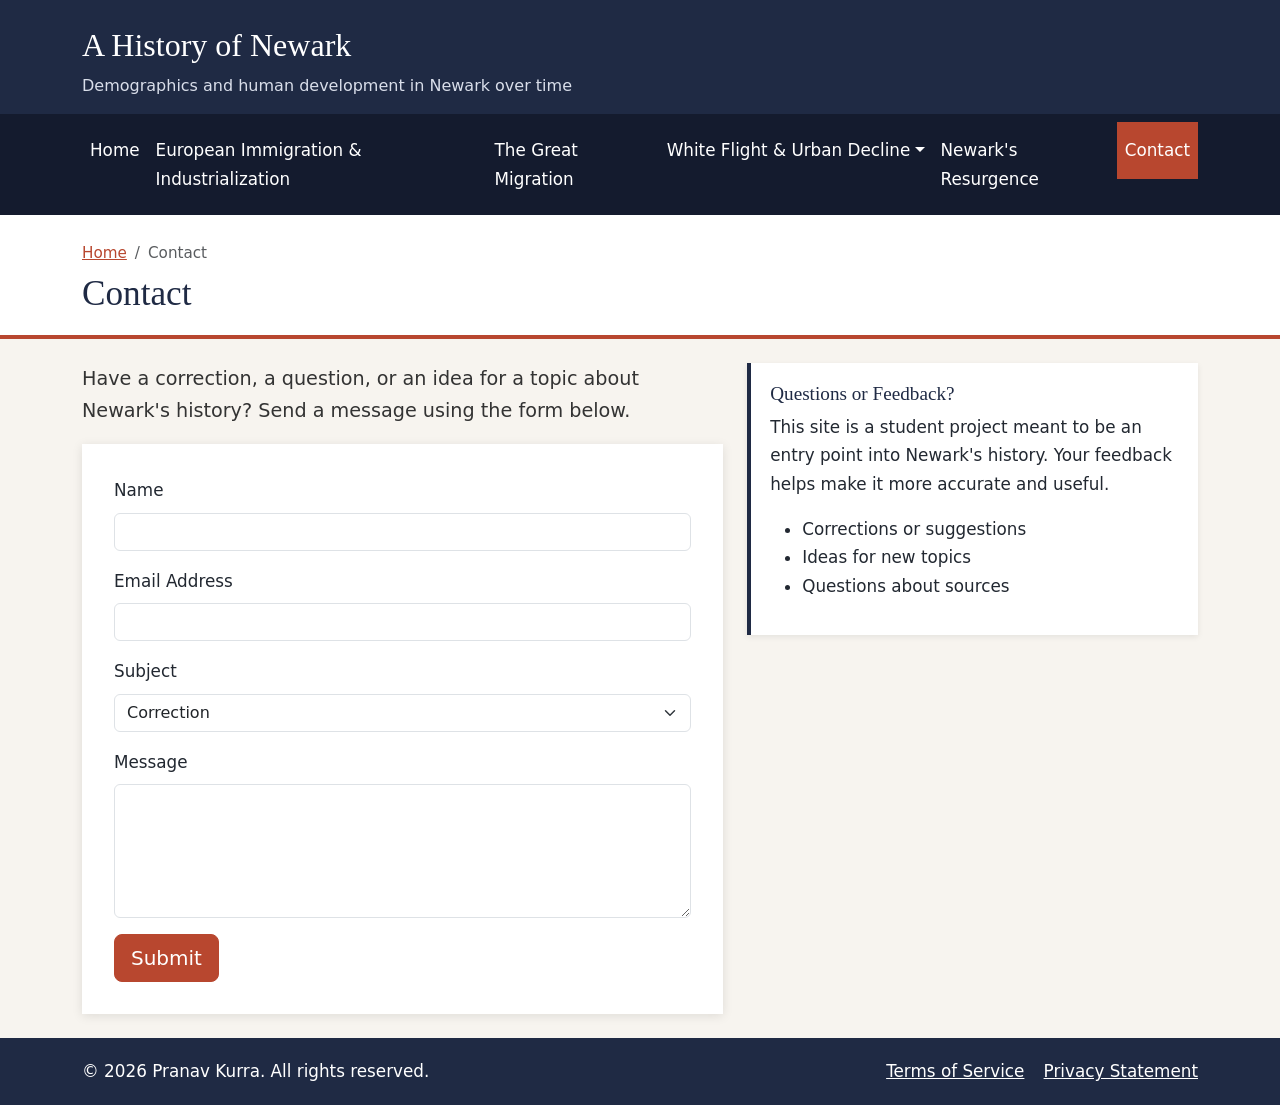
<file: contact.html>
<!DOCTYPE html>
<!-- DEVELOPER: Pranav Kurra, IS117-001, Fall 2026 -->
<html lang="en">
<head>
  <meta charset="utf-8">
  <meta name="viewport" content="width=device-width, initial-scale=1">
  <title>Contact | A History of Newark</title>
  <link href="https://cdn.jsdelivr.net/npm/bootstrap@5.3.3/dist/css/bootstrap.min.css" rel="stylesheet">
  <link href="styles/style.css" rel="stylesheet">
</head>
<body class="d-flex flex-column min-vh-100">
  <header class="site-header">
    <div class="container">
      <p class="brand-title">A History of Newark</p>
      <p class="brand-tag">Demographics and human development in Newark over time</p>
    </div>
  </header>
  <nav class="navbar navbar-expand-lg site-nav" aria-label="Main navigation">
    <div class="container">
      <button class="navbar-toggler" type="button" data-bs-toggle="collapse" data-bs-target="#mainNav" aria-controls="mainNav" aria-expanded="false" aria-label="Toggle navigation">
        <span class="navbar-toggler-icon"></span>
      </button>
      <div class="collapse navbar-collapse" id="mainNav">
        <ul class="navbar-nav">
          <li class="nav-item"><a class="nav-link" href="index.html">Home</a></li>
          <li class="nav-item"><a class="nav-link" href="european-immigration.html">European Immigration &amp; Industrialization</a></li>
          <li class="nav-item"><a class="nav-link" href="great-migration.html">The Great Migration</a></li>
          <li class="nav-item dropdown">
            <a class="nav-link dropdown-toggle" href="#" id="flightMenu" role="button" data-bs-toggle="dropdown" aria-expanded="false">White Flight &amp; Urban Decline</a>
            <ul class="dropdown-menu" aria-labelledby="flightMenu">
              <li><a class="dropdown-item" href="white-flight.html">White Flight &amp; Urban Decline (Overview)</a></li>
              <li><hr class="dropdown-divider"></li>
              <li><a class="dropdown-item" href="uprising.html">The 1967 Newark Uprising</a></li>
            </ul></li>
          <li class="nav-item"><a class="nav-link" href="resurgence.html">Newark's Resurgence</a></li>
          <li class="nav-item"><a class="nav-link active" href="contact.html" aria-current="page">Contact</a></li>
        </ul>
      </div>
    </div>
  </nav>
  <div class="page-banner"><div class="container">
    <nav aria-label="breadcrumb"><ol class="breadcrumb"><li class="breadcrumb-item"><a href="index.html">Home</a></li><li class="breadcrumb-item active" aria-current="page">Contact</li></ol></nav>
    <h1>Contact</h1></div></div>
  <div class="container my-4">
    <div class="row g-4">
      <div class="col-lg-7">
        <p class="lead-p">Have a correction, a question, or an idea for a topic about Newark's history? Send a message using the form below.</p>
        <div class="form-card">
          <div id="thanks" class="alert alert-success d-none" role="alert">Thank you! Your message has been received.</div>
          <form onsubmit="event.preventDefault(); document.getElementById('thanks').classList.remove('d-none'); this.reset();">
            <div class="mb-3"><label for="name" class="form-label">Name</label><input type="text" class="form-control" id="name" name="name" required></div>
            <div class="mb-3"><label for="email" class="form-label">Email Address</label><input type="email" class="form-control" id="email" name="email" required></div>
            <div class="mb-3"><label for="subject" class="form-label">Subject</label>
              <select class="form-select" id="subject" name="subject"><option>Correction</option><option>Question</option><option>Topic suggestion</option><option>Other</option></select></div>
            <div class="mb-3"><label for="message" class="form-label">Message</label><textarea class="form-control" id="message" name="message" rows="5" required></textarea></div>
            <button type="submit" class="btn btn-brick btn-lg">Submit</button>
          </form>
        </div>
      </div>
      <aside class="col-lg-5">
        <div class="side-box"><h3>Questions or Feedback?</h3>
          <p>This site is a student project meant to be an entry point into Newark's history. Your feedback helps make it more accurate and useful.</p>
          <ul><li>Corrections or suggestions</li><li>Ideas for new topics</li><li>Questions about sources</li></ul></div>
      </aside>
    </div>
  </div>
  <footer class="site-footer mt-auto">
    <div class="container d-md-flex justify-content-between align-items-center">
      <span>&copy; 2026 Pranav Kurra. All rights reserved.</span>
      <span><a href="terms.html">Terms of Service</a><a href="privacy.html">Privacy Statement</a></span>
    </div>
  </footer>
  <script src="https://cdn.jsdelivr.net/npm/bootstrap@5.3.3/dist/js/bootstrap.bundle.min.js"></script>
</body>
</html>
</file>
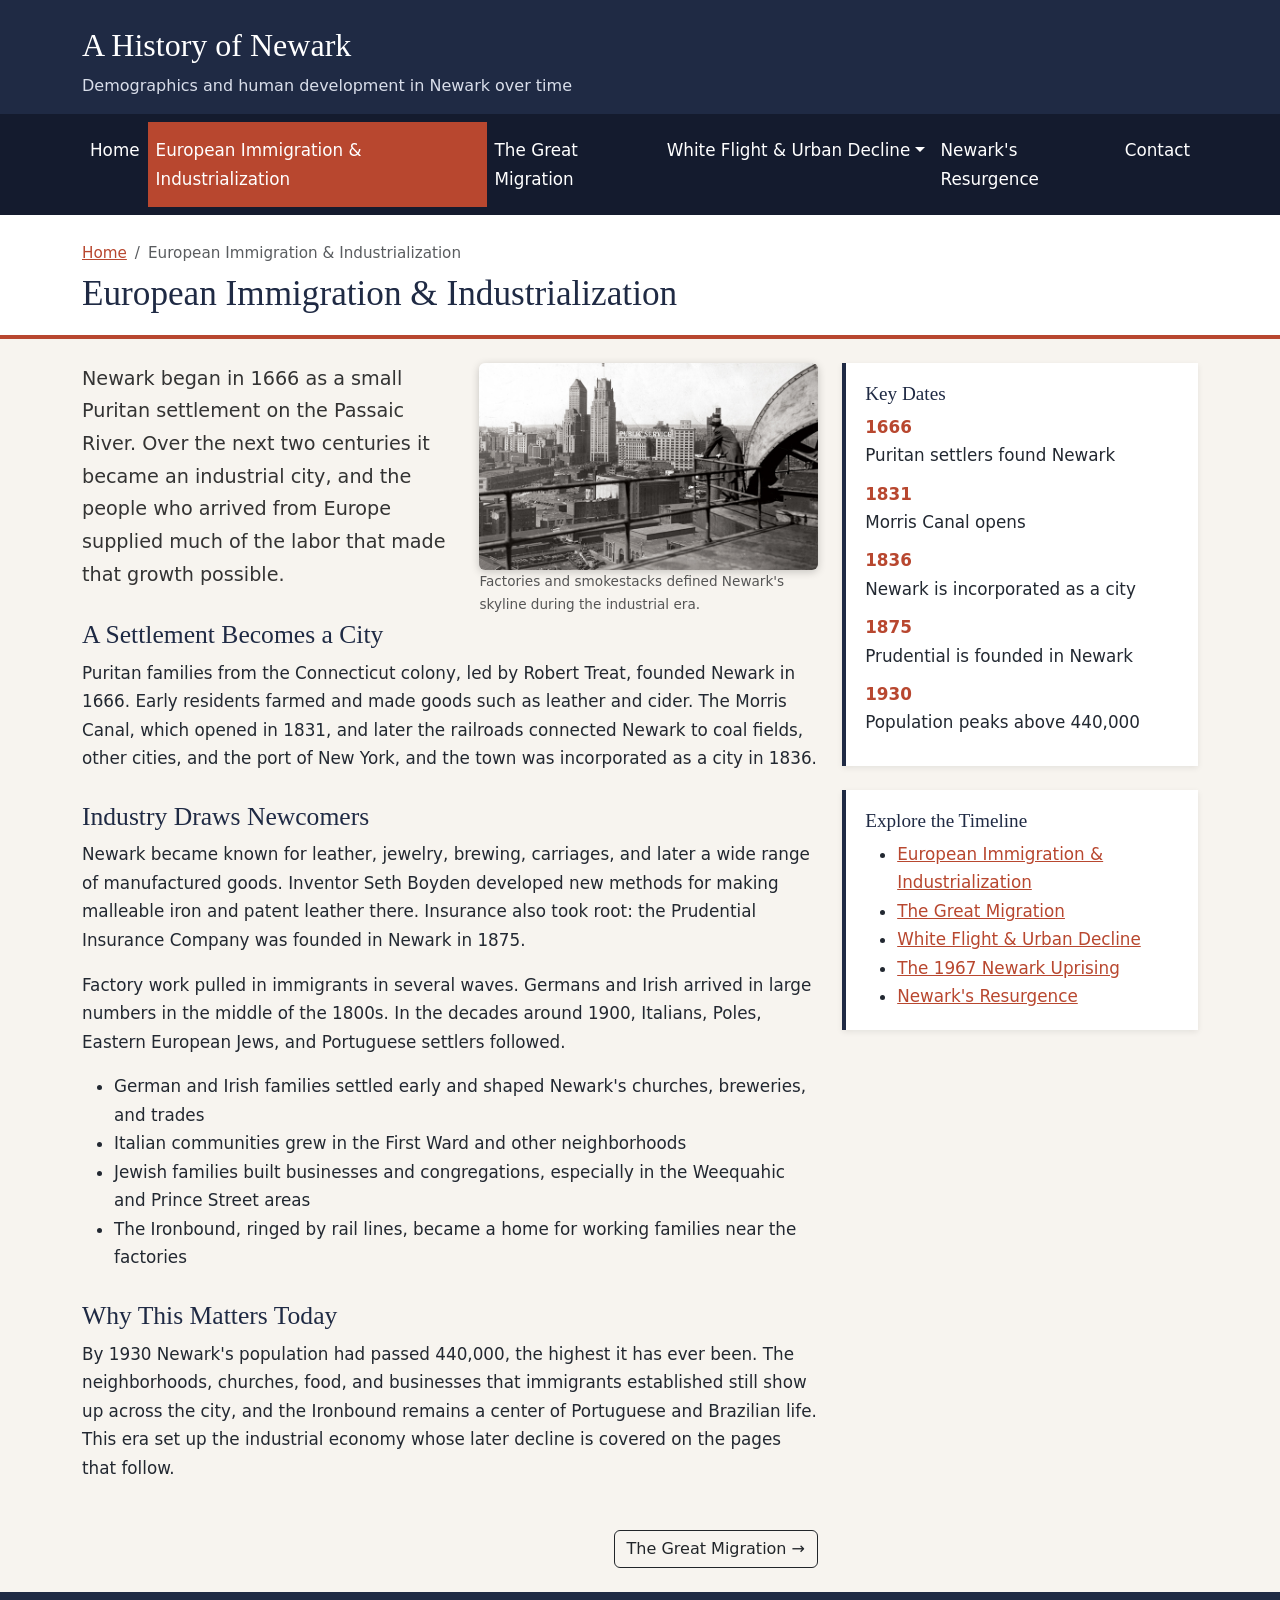
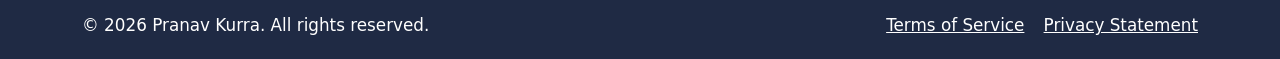
<file: european-immigration.html>
<!DOCTYPE html>
<!-- DEVELOPER: Pranav Kurra, IS117-001, Fall 2026 -->
<html lang="en">
<head>
  <meta charset="utf-8">
  <meta name="viewport" content="width=device-width, initial-scale=1">
  <title>European Immigration &amp; Industrialization | A History of Newark</title>
  <link href="https://cdn.jsdelivr.net/npm/bootstrap@5.3.3/dist/css/bootstrap.min.css" rel="stylesheet">
  <link href="styles/style.css" rel="stylesheet">
</head>
<body class="d-flex flex-column min-vh-100">
  <header class="site-header">
    <div class="container">
      <p class="brand-title">A History of Newark</p>
      <p class="brand-tag">Demographics and human development in Newark over time</p>
    </div>
  </header>
  <nav class="navbar navbar-expand-lg site-nav" aria-label="Main navigation">
    <div class="container">
      <button class="navbar-toggler" type="button" data-bs-toggle="collapse" data-bs-target="#mainNav" aria-controls="mainNav" aria-expanded="false" aria-label="Toggle navigation">
        <span class="navbar-toggler-icon"></span>
      </button>
      <div class="collapse navbar-collapse" id="mainNav">
        <ul class="navbar-nav">
          <li class="nav-item"><a class="nav-link" href="index.html">Home</a></li>
          <li class="nav-item"><a class="nav-link active" href="european-immigration.html" aria-current="page">European Immigration &amp; Industrialization</a></li>
          <li class="nav-item"><a class="nav-link" href="great-migration.html">The Great Migration</a></li>
          <li class="nav-item dropdown">
            <a class="nav-link dropdown-toggle" href="#" id="flightMenu" role="button" data-bs-toggle="dropdown" aria-expanded="false">White Flight &amp; Urban Decline</a>
            <ul class="dropdown-menu" aria-labelledby="flightMenu">
              <li><a class="dropdown-item" href="white-flight.html">White Flight &amp; Urban Decline (Overview)</a></li>
              <li><hr class="dropdown-divider"></li>
              <li><a class="dropdown-item" href="uprising.html">The 1967 Newark Uprising</a></li>
            </ul></li>
          <li class="nav-item"><a class="nav-link" href="resurgence.html">Newark's Resurgence</a></li>
          <li class="nav-item"><a class="nav-link" href="contact.html">Contact</a></li>
        </ul>
      </div>
    </div>
  </nav>
  <div class="page-banner">
    <div class="container">
      <nav aria-label="breadcrumb"><ol class="breadcrumb"><li class="breadcrumb-item"><a href="index.html">Home</a></li><li class="breadcrumb-item active" aria-current="page">European Immigration &amp; Industrialization</li></ol></nav>
      <h1>European Immigration &amp; Industrialization</h1>
    </div>
  </div>
  <div class="container my-4">
    <div class="row g-4">
      <main class="col-lg-8">
        <figure class="float-md-end ms-md-4 mb-3 page-img-wrap">
          <img src="images/immigration.jpg" class="img-fluid rounded page-img" alt="Factory skyline with person viewing from high up">
          <figcaption class="caption">Factories and smokestacks defined Newark's skyline during the industrial era.</figcaption>
        </figure>
        <p class="lead-p">Newark began in 1666 as a small Puritan settlement on the Passaic River. Over the next two centuries it became an industrial city, and the people who arrived from Europe supplied much of the labor that made that growth possible.</p>
<h2>A Settlement Becomes a City</h2>
<p>Puritan families from the Connecticut colony, led by Robert Treat, founded Newark in 1666. Early residents farmed and made goods such as leather and cider. The Morris Canal, which opened in 1831, and later the railroads connected Newark to coal fields, other cities, and the port of New York, and the town was incorporated as a city in 1836.</p>
<h2>Industry Draws Newcomers</h2>
<p>Newark became known for leather, jewelry, brewing, carriages, and later a wide range of manufactured goods. Inventor Seth Boyden developed new methods for making malleable iron and patent leather there. Insurance also took root: the Prudential Insurance Company was founded in Newark in 1875.</p>
<p>Factory work pulled in immigrants in several waves. Germans and Irish arrived in large numbers in the middle of the 1800s. In the decades around 1900, Italians, Poles, Eastern European Jews, and Portuguese settlers followed.</p>
<ul>
  <li>German and Irish families settled early and shaped Newark's churches, breweries, and trades</li>
  <li>Italian communities grew in the First Ward and other neighborhoods</li>
  <li>Jewish families built businesses and congregations, especially in the Weequahic and Prince Street areas</li>
  <li>The Ironbound, ringed by rail lines, became a home for working families near the factories</li>
</ul>
<h2>Why This Matters Today</h2>
<p>By 1930 Newark's population had passed 440,000, the highest it has ever been. The neighborhoods, churches, food, and businesses that immigrants established still show up across the city, and the Ironbound remains a center of Portuguese and Brazilian life. This era set up the industrial economy whose later decline is covered on the pages that follow.</p>

        <div class="d-flex justify-content-between mt-5"><span></span><a class="btn btn-outline-dark" href="great-migration.html">The Great Migration &rarr;</a></div>
      </main>
      <aside class="col-lg-4">
        <div class="side-box"><h3>Key Dates</h3><dl class="mb-0"><dt>1666</dt><dd>Puritan settlers found Newark</dd><dt>1831</dt><dd>Morris Canal opens</dd><dt>1836</dt><dd>Newark is incorporated as a city</dd><dt>1875</dt><dd>Prudential is founded in Newark</dd><dt>1930</dt><dd>Population peaks above 440,000</dd></dl></div>
        <div class="side-box"><h3>Explore the Timeline</h3><ul class="mb-0"><li><a href="european-immigration.html">European Immigration &amp; Industrialization</a></li><li><a href="great-migration.html">The Great Migration</a></li><li><a href="white-flight.html">White Flight &amp; Urban Decline</a></li><li><a href="uprising.html">The 1967 Newark Uprising</a></li><li><a href="resurgence.html">Newark's Resurgence</a></li></ul></div>
      </aside>
    </div>
  </div>
  <footer class="site-footer mt-auto">
    <div class="container d-md-flex justify-content-between align-items-center">
      <span>&copy; 2026 Pranav Kurra. All rights reserved.</span>
      <span><a href="terms.html">Terms of Service</a><a href="privacy.html">Privacy Statement</a></span>
    </div>
  </footer>
  <script src="https://cdn.jsdelivr.net/npm/bootstrap@5.3.3/dist/js/bootstrap.bundle.min.js"></script>
</body>
</html>
</file>
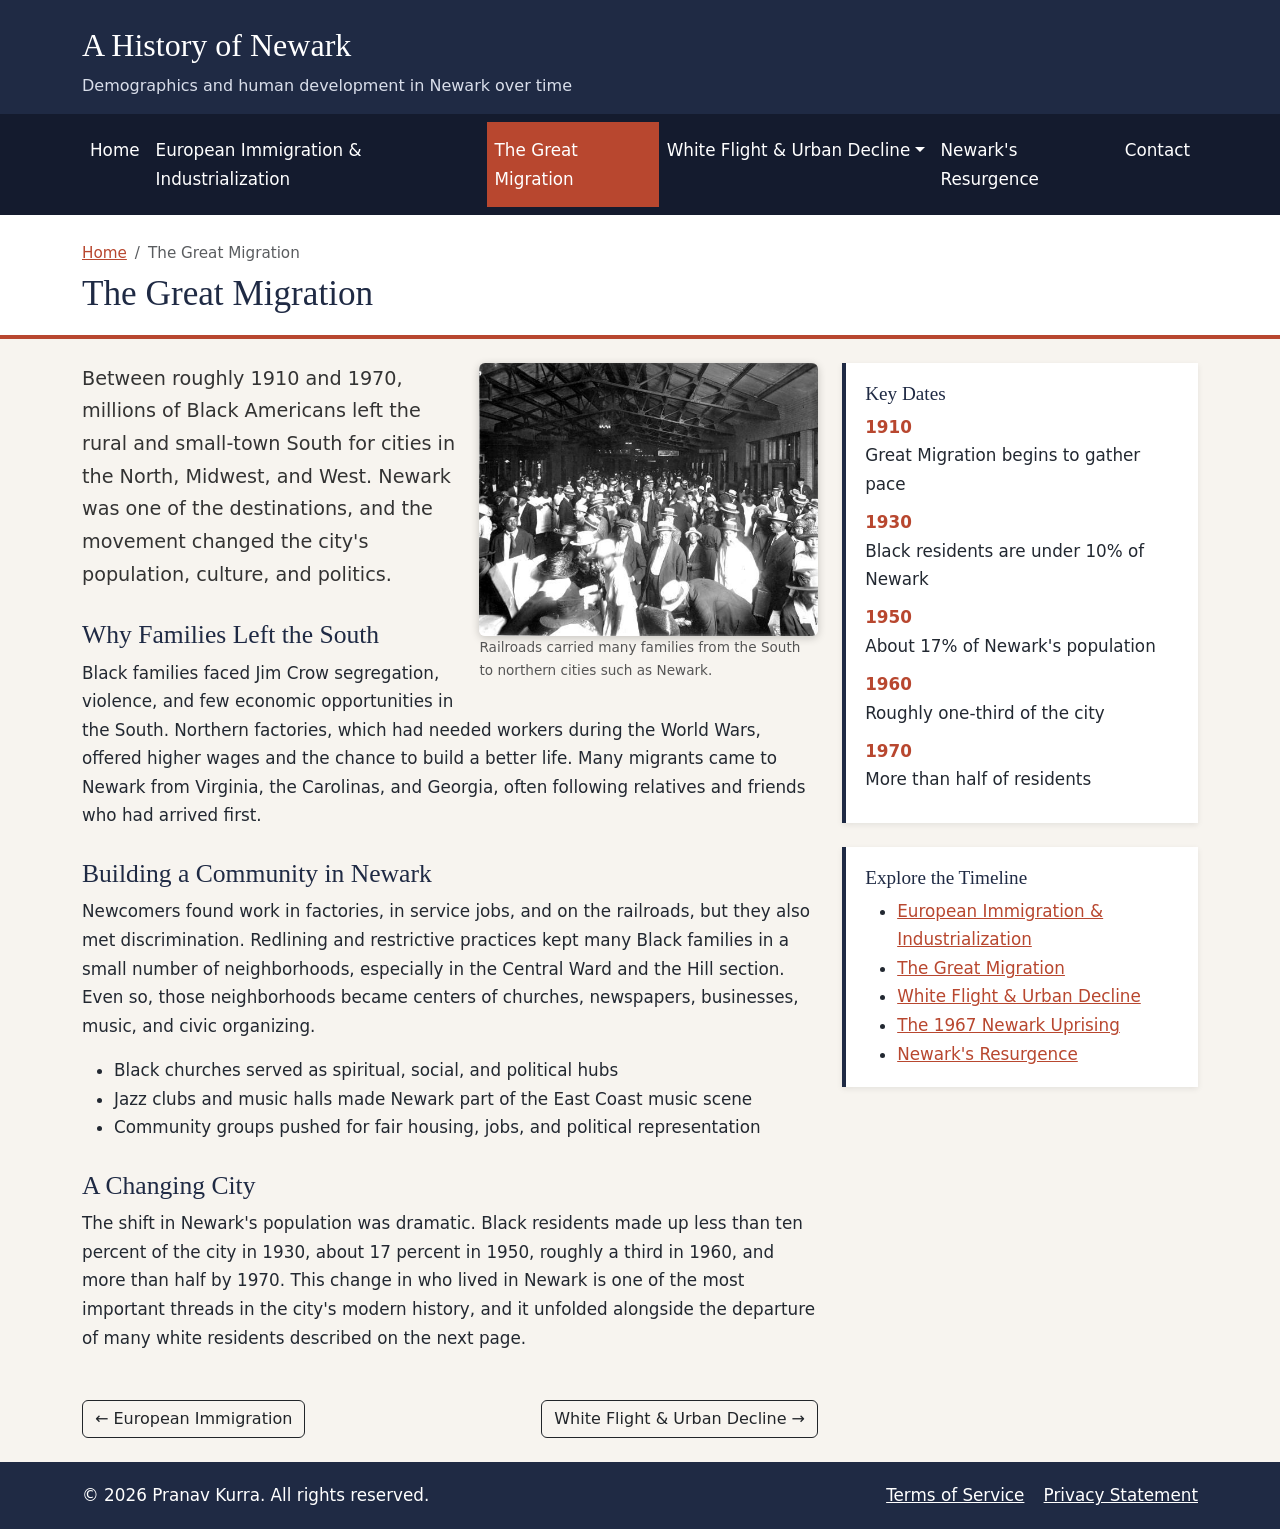
<file: great-migration.html>
<!DOCTYPE html>
<!-- DEVELOPER: Pranav Kurra, IS117-001, Fall 2026 -->
<html lang="en">
<head>
  <meta charset="utf-8">
  <meta name="viewport" content="width=device-width, initial-scale=1">
  <title>The Great Migration | A History of Newark</title>
  <link href="https://cdn.jsdelivr.net/npm/bootstrap@5.3.3/dist/css/bootstrap.min.css" rel="stylesheet">
  <link href="styles/style.css" rel="stylesheet">
</head>
<body class="d-flex flex-column min-vh-100">
  <header class="site-header">
    <div class="container">
      <p class="brand-title">A History of Newark</p>
      <p class="brand-tag">Demographics and human development in Newark over time</p>
    </div>
  </header>
  <nav class="navbar navbar-expand-lg site-nav" aria-label="Main navigation">
    <div class="container">
      <button class="navbar-toggler" type="button" data-bs-toggle="collapse" data-bs-target="#mainNav" aria-controls="mainNav" aria-expanded="false" aria-label="Toggle navigation">
        <span class="navbar-toggler-icon"></span>
      </button>
      <div class="collapse navbar-collapse" id="mainNav">
        <ul class="navbar-nav">
          <li class="nav-item"><a class="nav-link" href="index.html">Home</a></li>
          <li class="nav-item"><a class="nav-link" href="european-immigration.html">European Immigration &amp; Industrialization</a></li>
          <li class="nav-item"><a class="nav-link active" href="great-migration.html" aria-current="page">The Great Migration</a></li>
          <li class="nav-item dropdown">
            <a class="nav-link dropdown-toggle" href="#" id="flightMenu" role="button" data-bs-toggle="dropdown" aria-expanded="false">White Flight &amp; Urban Decline</a>
            <ul class="dropdown-menu" aria-labelledby="flightMenu">
              <li><a class="dropdown-item" href="white-flight.html">White Flight &amp; Urban Decline (Overview)</a></li>
              <li><hr class="dropdown-divider"></li>
              <li><a class="dropdown-item" href="uprising.html">The 1967 Newark Uprising</a></li>
            </ul></li>
          <li class="nav-item"><a class="nav-link" href="resurgence.html">Newark's Resurgence</a></li>
          <li class="nav-item"><a class="nav-link" href="contact.html">Contact</a></li>
        </ul>
      </div>
    </div>
  </nav>
  <div class="page-banner">
    <div class="container">
      <nav aria-label="breadcrumb"><ol class="breadcrumb"><li class="breadcrumb-item"><a href="index.html">Home</a></li><li class="breadcrumb-item active" aria-current="page">The Great Migration</li></ol></nav>
      <h1>The Great Migration</h1>
    </div>
  </div>
  <div class="container my-4">
    <div class="row g-4">
      <main class="col-lg-8">
        <figure class="float-md-end ms-md-4 mb-3 page-img-wrap">
          <img src="images/migration.jpg" class="img-fluid rounded page-img" alt="Many passengers waiting in train station">
          <figcaption class="caption">Railroads carried many families from the South to northern cities such as Newark.</figcaption>
        </figure>
        <p class="lead-p">Between roughly 1910 and 1970, millions of Black Americans left the rural and small-town South for cities in the North, Midwest, and West. Newark was one of the destinations, and the movement changed the city's population, culture, and politics.</p>
<h2>Why Families Left the South</h2>
<p>Black families faced Jim Crow segregation, violence, and few economic opportunities in the South. Northern factories, which had needed workers during the World Wars, offered higher wages and the chance to build a better life. Many migrants came to Newark from Virginia, the Carolinas, and Georgia, often following relatives and friends who had arrived first.</p>
<h2>Building a Community in Newark</h2>
<p>Newcomers found work in factories, in service jobs, and on the railroads, but they also met discrimination. Redlining and restrictive practices kept many Black families in a small number of neighborhoods, especially in the Central Ward and the Hill section. Even so, those neighborhoods became centers of churches, newspapers, businesses, music, and civic organizing.</p>
<ul>
  <li>Black churches served as spiritual, social, and political hubs</li>
  <li>Jazz clubs and music halls made Newark part of the East Coast music scene</li>
  <li>Community groups pushed for fair housing, jobs, and political representation</li>
</ul>
<h2>A Changing City</h2>
<p>The shift in Newark's population was dramatic. Black residents made up less than ten percent of the city in 1930, about 17 percent in 1950, roughly a third in 1960, and more than half by 1970. This change in who lived in Newark is one of the most important threads in the city's modern history, and it unfolded alongside the departure of many white residents described on the next page.</p>

        <div class="d-flex justify-content-between mt-5"><a class="btn btn-outline-dark" href="european-immigration.html">&larr; European Immigration</a><a class="btn btn-outline-dark" href="white-flight.html">White Flight &amp; Urban Decline &rarr;</a></div>
      </main>
      <aside class="col-lg-4">
        <div class="side-box"><h3>Key Dates</h3><dl class="mb-0"><dt>1910</dt><dd>Great Migration begins to gather pace</dd><dt>1930</dt><dd>Black residents are under 10% of Newark</dd><dt>1950</dt><dd>About 17% of Newark's population</dd><dt>1960</dt><dd>Roughly one-third of the city</dd><dt>1970</dt><dd>More than half of residents</dd></dl></div>
        <div class="side-box"><h3>Explore the Timeline</h3><ul class="mb-0"><li><a href="european-immigration.html">European Immigration &amp; Industrialization</a></li><li><a href="great-migration.html">The Great Migration</a></li><li><a href="white-flight.html">White Flight &amp; Urban Decline</a></li><li><a href="uprising.html">The 1967 Newark Uprising</a></li><li><a href="resurgence.html">Newark's Resurgence</a></li></ul></div>
      </aside>
    </div>
  </div>
  <footer class="site-footer mt-auto">
    <div class="container d-md-flex justify-content-between align-items-center">
      <span>&copy; 2026 Pranav Kurra. All rights reserved.</span>
      <span><a href="terms.html">Terms of Service</a><a href="privacy.html">Privacy Statement</a></span>
    </div>
  </footer>
  <script src="https://cdn.jsdelivr.net/npm/bootstrap@5.3.3/dist/js/bootstrap.bundle.min.js"></script>
</body>
</html>
</file>
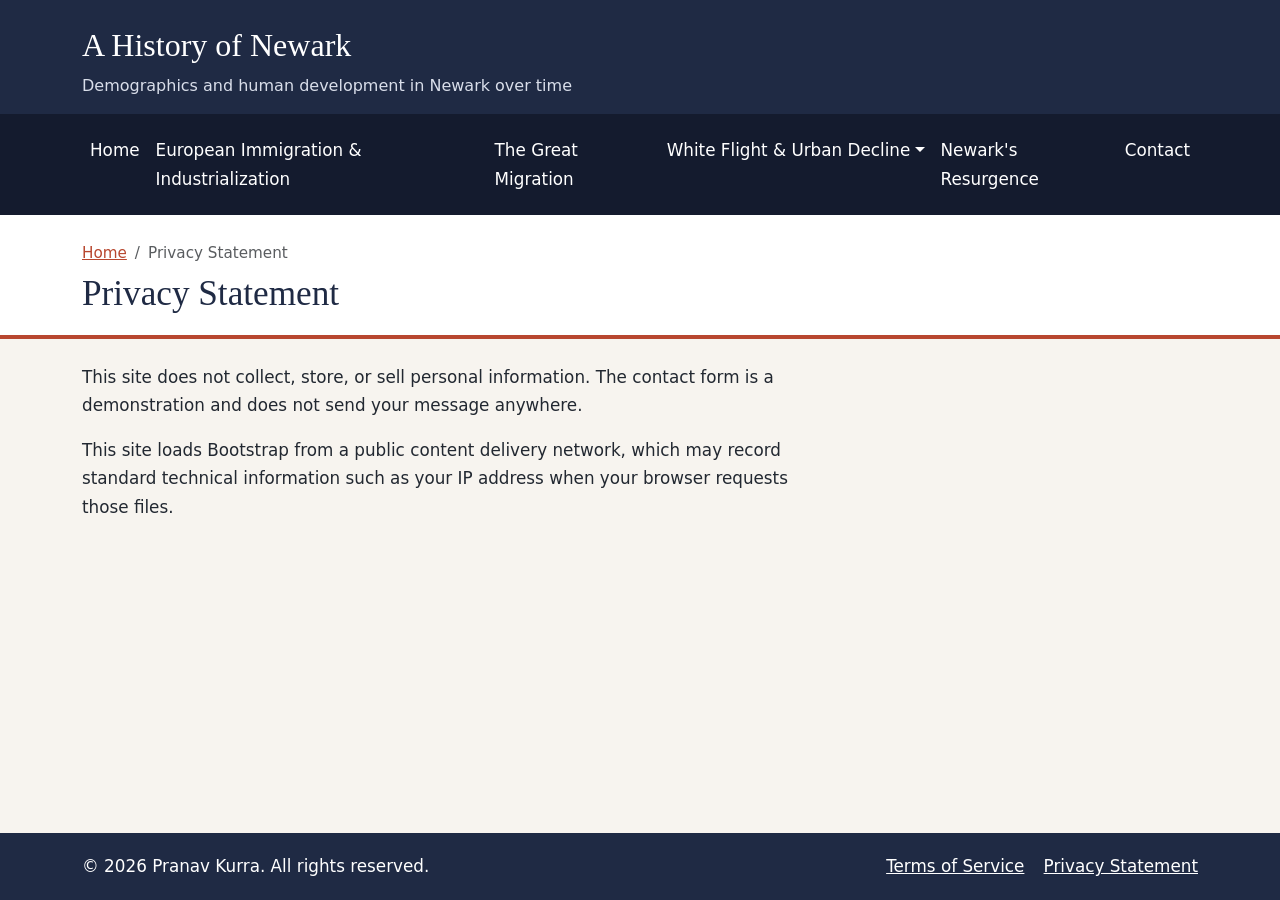
<file: privacy.html>
<!DOCTYPE html>
<!-- DEVELOPER: Pranav Kurra, IS117-001, Fall 2026 -->
<html lang="en">
<head>
  <meta charset="utf-8">
  <meta name="viewport" content="width=device-width, initial-scale=1">
  <title>Privacy Statement | A History of Newark</title>
  <link href="https://cdn.jsdelivr.net/npm/bootstrap@5.3.3/dist/css/bootstrap.min.css" rel="stylesheet">
  <link href="styles/style.css" rel="stylesheet">
</head>
<body class="d-flex flex-column min-vh-100">
  <header class="site-header">
    <div class="container">
      <p class="brand-title">A History of Newark</p>
      <p class="brand-tag">Demographics and human development in Newark over time</p>
    </div>
  </header>
  <nav class="navbar navbar-expand-lg site-nav" aria-label="Main navigation">
    <div class="container">
      <button class="navbar-toggler" type="button" data-bs-toggle="collapse" data-bs-target="#mainNav" aria-controls="mainNav" aria-expanded="false" aria-label="Toggle navigation">
        <span class="navbar-toggler-icon"></span>
      </button>
      <div class="collapse navbar-collapse" id="mainNav">
        <ul class="navbar-nav">
          <li class="nav-item"><a class="nav-link" href="index.html">Home</a></li>
          <li class="nav-item"><a class="nav-link" href="european-immigration.html">European Immigration &amp; Industrialization</a></li>
          <li class="nav-item"><a class="nav-link" href="great-migration.html">The Great Migration</a></li>
          <li class="nav-item dropdown">
            <a class="nav-link dropdown-toggle" href="#" id="flightMenu" role="button" data-bs-toggle="dropdown" aria-expanded="false">White Flight &amp; Urban Decline</a>
            <ul class="dropdown-menu" aria-labelledby="flightMenu">
              <li><a class="dropdown-item" href="white-flight.html">White Flight &amp; Urban Decline (Overview)</a></li>
              <li><hr class="dropdown-divider"></li>
              <li><a class="dropdown-item" href="uprising.html">The 1967 Newark Uprising</a></li>
            </ul></li>
          <li class="nav-item"><a class="nav-link" href="resurgence.html">Newark's Resurgence</a></li>
          <li class="nav-item"><a class="nav-link" href="contact.html">Contact</a></li>
        </ul>
      </div>
    </div>
  </nav>
  <div class="page-banner"><div class="container"><nav aria-label="breadcrumb"><ol class="breadcrumb"><li class="breadcrumb-item"><a href="index.html">Home</a></li><li class="breadcrumb-item active" aria-current="page">Privacy Statement</li></ol></nav><h1>Privacy Statement</h1></div></div>
  <main class="container my-4"><div class="row"><div class="col-lg-8"><p>This site does not collect, store, or sell personal information. The contact form is a demonstration and does not send your message anywhere.</p><p>This site loads Bootstrap from a public content delivery network, which may record standard technical information such as your IP address when your browser requests those files.</p></div></div></main>
  <footer class="site-footer mt-auto">
    <div class="container d-md-flex justify-content-between align-items-center">
      <span>&copy; 2026 Pranav Kurra. All rights reserved.</span>
      <span><a href="terms.html">Terms of Service</a><a href="privacy.html">Privacy Statement</a></span>
    </div>
  </footer>
  <script src="https://cdn.jsdelivr.net/npm/bootstrap@5.3.3/dist/js/bootstrap.bundle.min.js"></script>
</body>
</html>
</file>
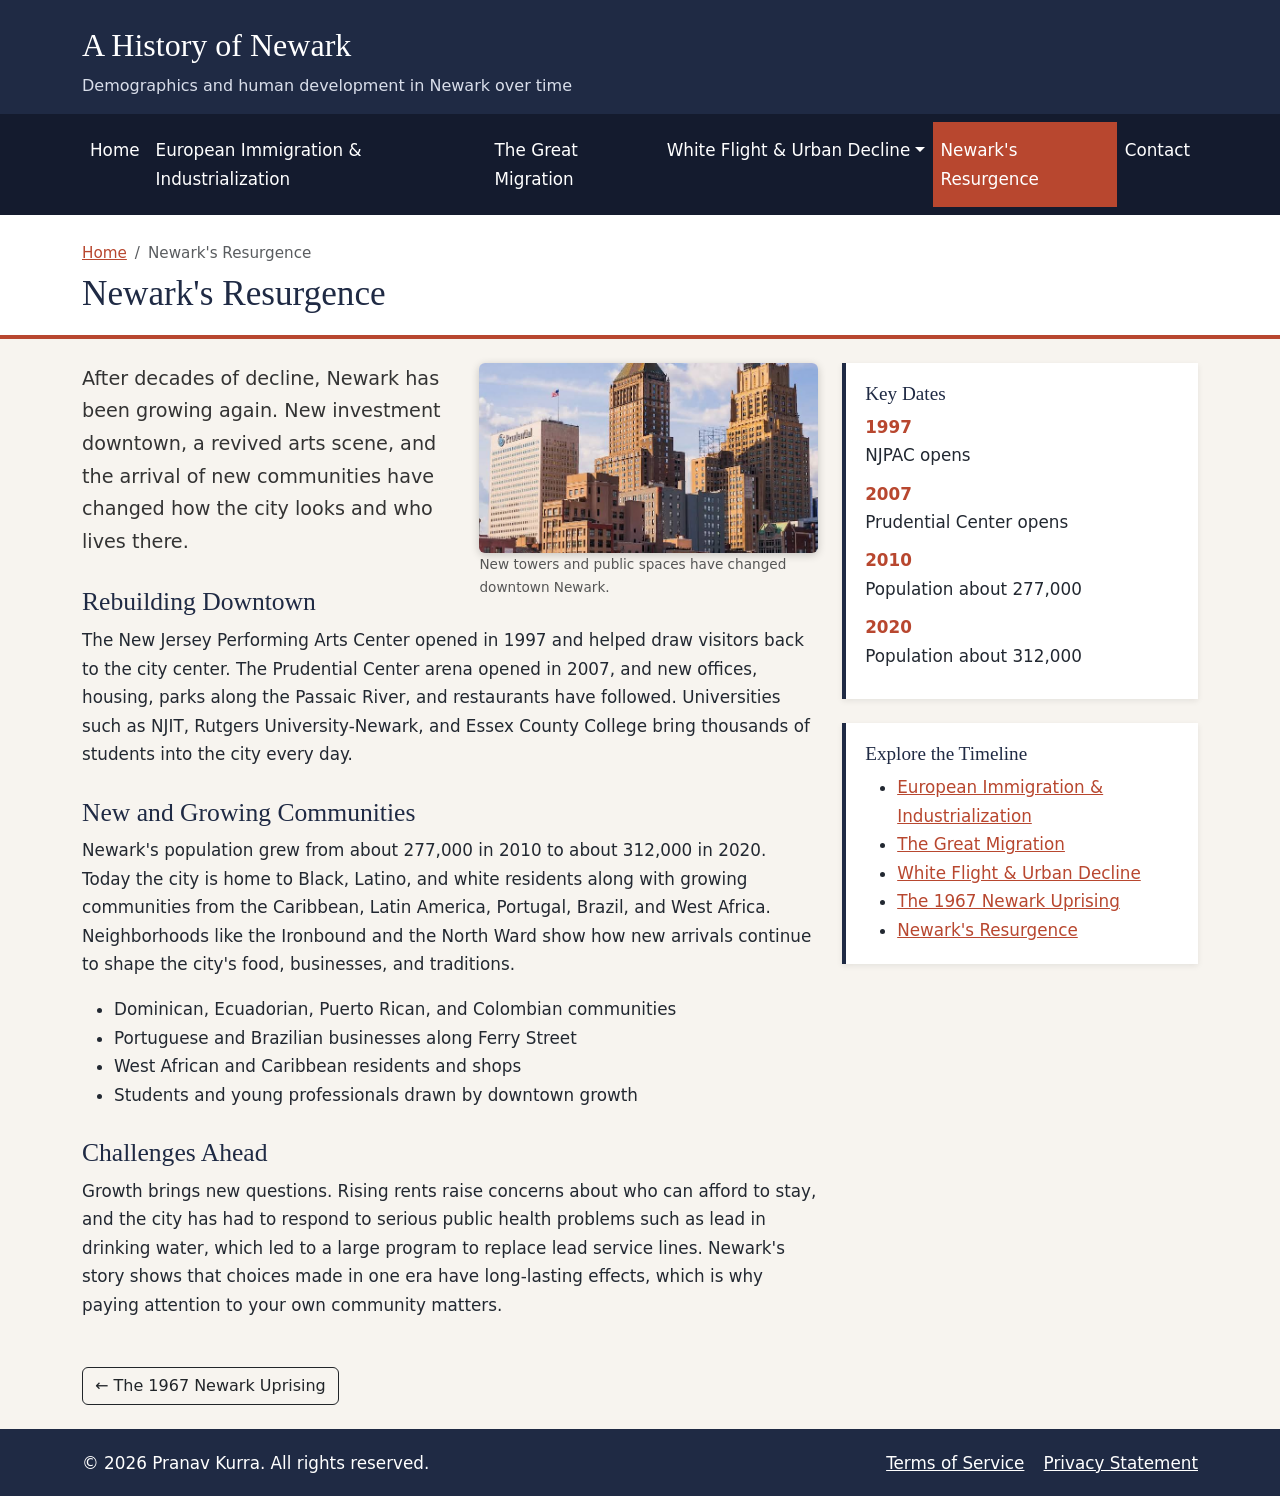
<file: resurgence.html>
<!DOCTYPE html>
<!-- DEVELOPER: Pranav Kurra, IS117-001, Fall 2026 -->
<html lang="en">
<head>
  <meta charset="utf-8">
  <meta name="viewport" content="width=device-width, initial-scale=1">
  <title>Newark's Resurgence | A History of Newark</title>
  <link href="https://cdn.jsdelivr.net/npm/bootstrap@5.3.3/dist/css/bootstrap.min.css" rel="stylesheet">
  <link href="styles/style.css" rel="stylesheet">
</head>
<body class="d-flex flex-column min-vh-100">
  <header class="site-header">
    <div class="container">
      <p class="brand-title">A History of Newark</p>
      <p class="brand-tag">Demographics and human development in Newark over time</p>
    </div>
  </header>
  <nav class="navbar navbar-expand-lg site-nav" aria-label="Main navigation">
    <div class="container">
      <button class="navbar-toggler" type="button" data-bs-toggle="collapse" data-bs-target="#mainNav" aria-controls="mainNav" aria-expanded="false" aria-label="Toggle navigation">
        <span class="navbar-toggler-icon"></span>
      </button>
      <div class="collapse navbar-collapse" id="mainNav">
        <ul class="navbar-nav">
          <li class="nav-item"><a class="nav-link" href="index.html">Home</a></li>
          <li class="nav-item"><a class="nav-link" href="european-immigration.html">European Immigration &amp; Industrialization</a></li>
          <li class="nav-item"><a class="nav-link" href="great-migration.html">The Great Migration</a></li>
          <li class="nav-item dropdown">
            <a class="nav-link dropdown-toggle" href="#" id="flightMenu" role="button" data-bs-toggle="dropdown" aria-expanded="false">White Flight &amp; Urban Decline</a>
            <ul class="dropdown-menu" aria-labelledby="flightMenu">
              <li><a class="dropdown-item" href="white-flight.html">White Flight &amp; Urban Decline (Overview)</a></li>
              <li><hr class="dropdown-divider"></li>
              <li><a class="dropdown-item" href="uprising.html">The 1967 Newark Uprising</a></li>
            </ul></li>
          <li class="nav-item"><a class="nav-link active" href="resurgence.html" aria-current="page">Newark's Resurgence</a></li>
          <li class="nav-item"><a class="nav-link" href="contact.html">Contact</a></li>
        </ul>
      </div>
    </div>
  </nav>
  <div class="page-banner">
    <div class="container">
      <nav aria-label="breadcrumb"><ol class="breadcrumb"><li class="breadcrumb-item"><a href="index.html">Home</a></li><li class="breadcrumb-item active" aria-current="page">Newark's Resurgence</li></ol></nav>
      <h1>Newark's Resurgence</h1>
    </div>
  </div>
  <div class="container my-4">
    <div class="row g-4">
      <main class="col-lg-8">
        <figure class="float-md-end ms-md-4 mb-3 page-img-wrap">
          <img src="images/resurgence.jpg" class="img-fluid rounded page-img" alt="Newark downtown today">
          <figcaption class="caption">New towers and public spaces have changed downtown Newark.</figcaption>
        </figure>
        <p class="lead-p">After decades of decline, Newark has been growing again. New investment downtown, a revived arts scene, and the arrival of new communities have changed how the city looks and who lives there.</p>
<h2>Rebuilding Downtown</h2>
<p>The New Jersey Performing Arts Center opened in 1997 and helped draw visitors back to the city center. The Prudential Center arena opened in 2007, and new offices, housing, parks along the Passaic River, and restaurants have followed. Universities such as NJIT, Rutgers University-Newark, and Essex County College bring thousands of students into the city every day.</p>
<h2>New and Growing Communities</h2>
<p>Newark's population grew from about 277,000 in 2010 to about 312,000 in 2020. Today the city is home to Black, Latino, and white residents along with growing communities from the Caribbean, Latin America, Portugal, Brazil, and West Africa. Neighborhoods like the Ironbound and the North Ward show how new arrivals continue to shape the city's food, businesses, and traditions.</p>
<ul>
  <li>Dominican, Ecuadorian, Puerto Rican, and Colombian communities</li>
  <li>Portuguese and Brazilian businesses along Ferry Street</li>
  <li>West African and Caribbean residents and shops</li>
  <li>Students and young professionals drawn by downtown growth</li>
</ul>
<h2>Challenges Ahead</h2>
<p>Growth brings new questions. Rising rents raise concerns about who can afford to stay, and the city has had to respond to serious public health problems such as lead in drinking water, which led to a large program to replace lead service lines. Newark's story shows that choices made in one era have long-lasting effects, which is why paying attention to your own community matters.</p>

        <div class="d-flex justify-content-between mt-5"><a class="btn btn-outline-dark" href="uprising.html">&larr; The 1967 Newark Uprising</a></div>
      </main>
      <aside class="col-lg-4">
        <div class="side-box"><h3>Key Dates</h3><dl class="mb-0"><dt>1997</dt><dd>NJPAC opens</dd><dt>2007</dt><dd>Prudential Center opens</dd><dt>2010</dt><dd>Population about 277,000</dd><dt>2020</dt><dd>Population about 312,000</dd></dl></div>
        <div class="side-box"><h3>Explore the Timeline</h3><ul class="mb-0"><li><a href="european-immigration.html">European Immigration &amp; Industrialization</a></li><li><a href="great-migration.html">The Great Migration</a></li><li><a href="white-flight.html">White Flight &amp; Urban Decline</a></li><li><a href="uprising.html">The 1967 Newark Uprising</a></li><li><a href="resurgence.html">Newark's Resurgence</a></li></ul></div>
      </aside>
    </div>
  </div>
  <footer class="site-footer mt-auto">
    <div class="container d-md-flex justify-content-between align-items-center">
      <span>&copy; 2026 Pranav Kurra. All rights reserved.</span>
      <span><a href="terms.html">Terms of Service</a><a href="privacy.html">Privacy Statement</a></span>
    </div>
  </footer>
  <script src="https://cdn.jsdelivr.net/npm/bootstrap@5.3.3/dist/js/bootstrap.bundle.min.js"></script>
</body>
</html>
</file>
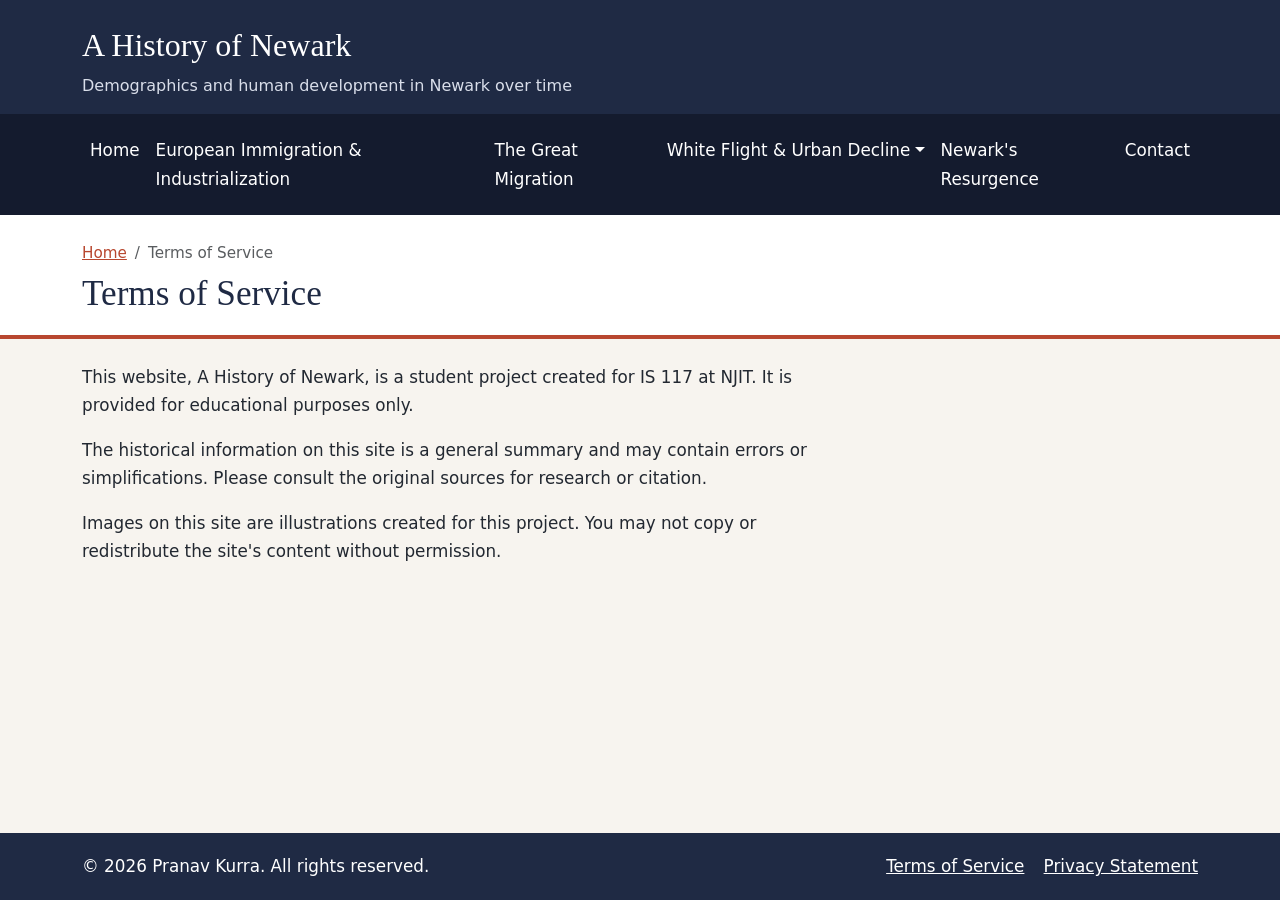
<file: terms.html>
<!DOCTYPE html>
<!-- DEVELOPER: Pranav Kurra, IS117-001, Fall 2026 -->
<html lang="en">
<head>
  <meta charset="utf-8">
  <meta name="viewport" content="width=device-width, initial-scale=1">
  <title>Terms of Service | A History of Newark</title>
  <link href="https://cdn.jsdelivr.net/npm/bootstrap@5.3.3/dist/css/bootstrap.min.css" rel="stylesheet">
  <link href="styles/style.css" rel="stylesheet">
</head>
<body class="d-flex flex-column min-vh-100">
  <header class="site-header">
    <div class="container">
      <p class="brand-title">A History of Newark</p>
      <p class="brand-tag">Demographics and human development in Newark over time</p>
    </div>
  </header>
  <nav class="navbar navbar-expand-lg site-nav" aria-label="Main navigation">
    <div class="container">
      <button class="navbar-toggler" type="button" data-bs-toggle="collapse" data-bs-target="#mainNav" aria-controls="mainNav" aria-expanded="false" aria-label="Toggle navigation">
        <span class="navbar-toggler-icon"></span>
      </button>
      <div class="collapse navbar-collapse" id="mainNav">
        <ul class="navbar-nav">
          <li class="nav-item"><a class="nav-link" href="index.html">Home</a></li>
          <li class="nav-item"><a class="nav-link" href="european-immigration.html">European Immigration &amp; Industrialization</a></li>
          <li class="nav-item"><a class="nav-link" href="great-migration.html">The Great Migration</a></li>
          <li class="nav-item dropdown">
            <a class="nav-link dropdown-toggle" href="#" id="flightMenu" role="button" data-bs-toggle="dropdown" aria-expanded="false">White Flight &amp; Urban Decline</a>
            <ul class="dropdown-menu" aria-labelledby="flightMenu">
              <li><a class="dropdown-item" href="white-flight.html">White Flight &amp; Urban Decline (Overview)</a></li>
              <li><hr class="dropdown-divider"></li>
              <li><a class="dropdown-item" href="uprising.html">The 1967 Newark Uprising</a></li>
            </ul></li>
          <li class="nav-item"><a class="nav-link" href="resurgence.html">Newark's Resurgence</a></li>
          <li class="nav-item"><a class="nav-link" href="contact.html">Contact</a></li>
        </ul>
      </div>
    </div>
  </nav>
  <div class="page-banner"><div class="container"><nav aria-label="breadcrumb"><ol class="breadcrumb"><li class="breadcrumb-item"><a href="index.html">Home</a></li><li class="breadcrumb-item active" aria-current="page">Terms of Service</li></ol></nav><h1>Terms of Service</h1></div></div>
  <main class="container my-4"><div class="row"><div class="col-lg-8"><p>This website, A History of Newark, is a student project created for IS 117 at NJIT. It is provided for educational purposes only.</p><p>The historical information on this site is a general summary and may contain errors or simplifications. Please consult the original sources for research or citation.</p><p>Images on this site are illustrations created for this project. You may not copy or redistribute the site's content without permission.</p></div></div></main>
  <footer class="site-footer mt-auto">
    <div class="container d-md-flex justify-content-between align-items-center">
      <span>&copy; 2026 Pranav Kurra. All rights reserved.</span>
      <span><a href="terms.html">Terms of Service</a><a href="privacy.html">Privacy Statement</a></span>
    </div>
  </footer>
  <script src="https://cdn.jsdelivr.net/npm/bootstrap@5.3.3/dist/js/bootstrap.bundle.min.js"></script>
</body>
</html>
</file>
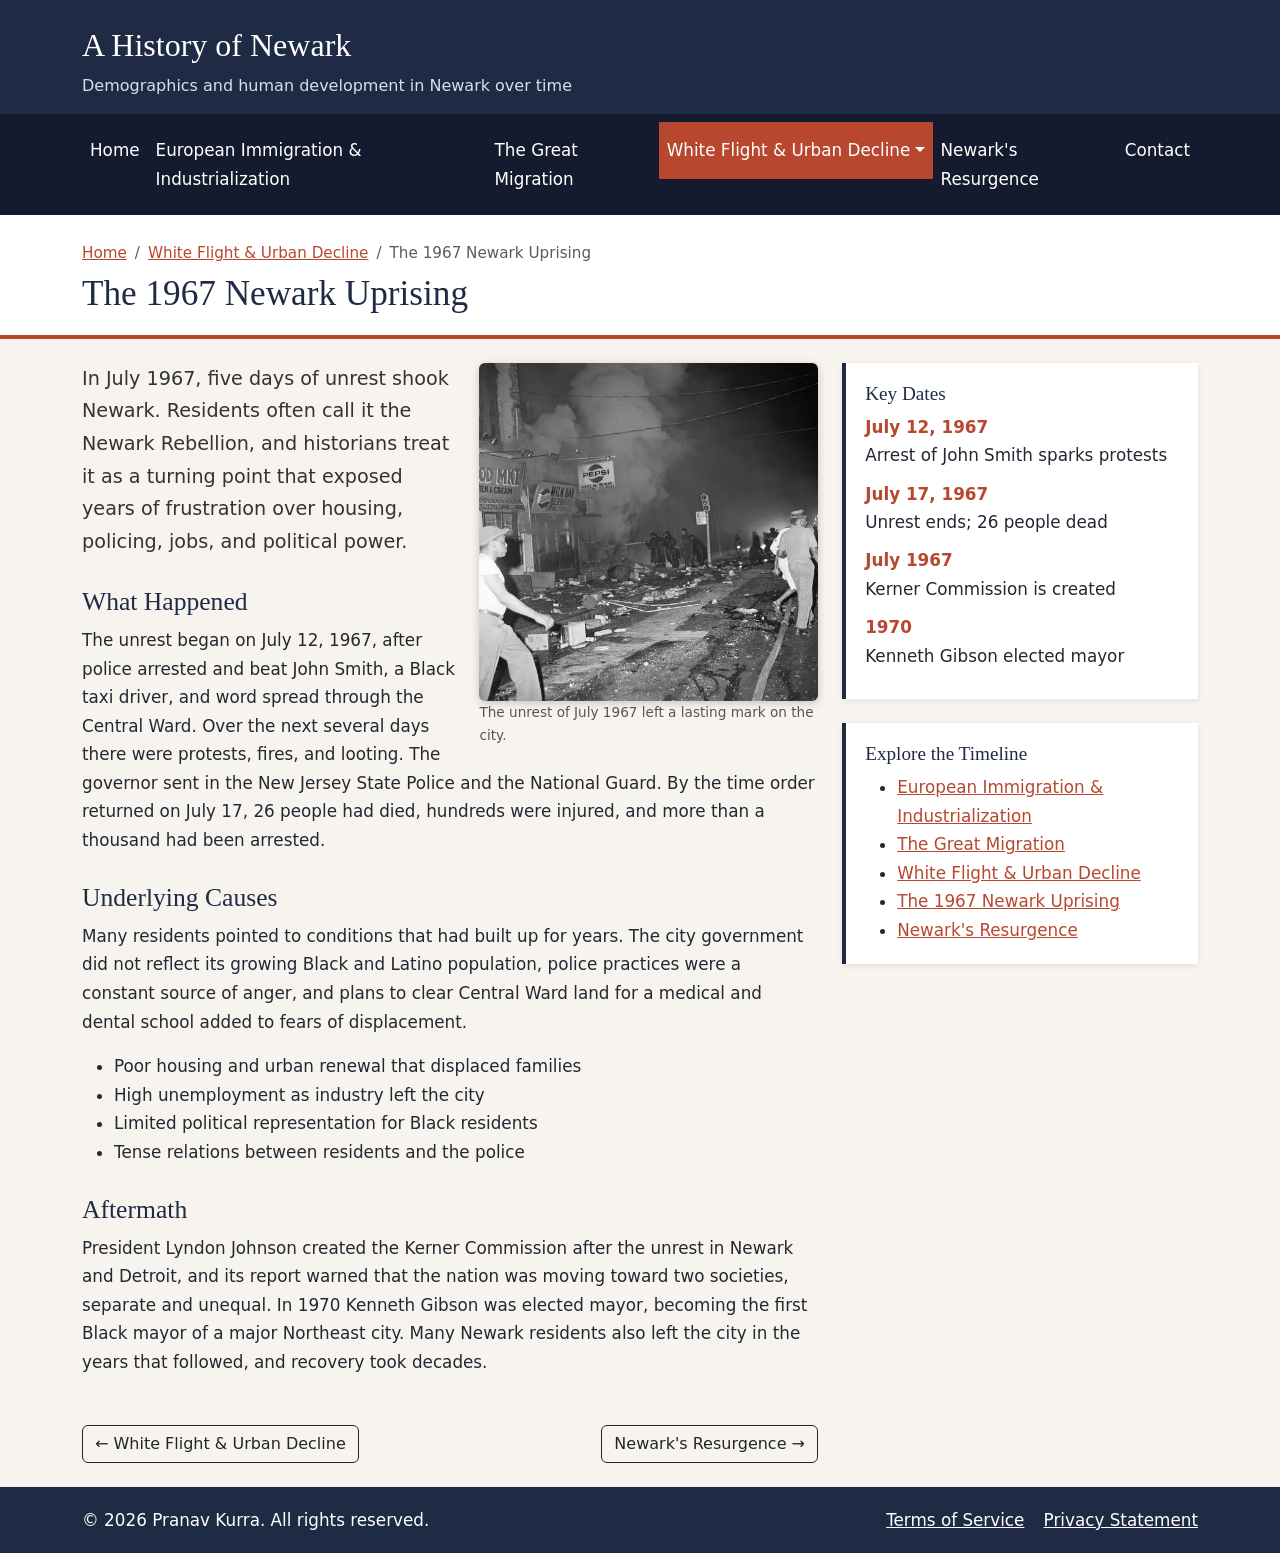
<file: uprising.html>
<!DOCTYPE html>
<!-- DEVELOPER: Pranav Kurra, IS117-001, Fall 2026 -->
<html lang="en">
<head>
  <meta charset="utf-8">
  <meta name="viewport" content="width=device-width, initial-scale=1">
  <title>The 1967 Newark Uprising | A History of Newark</title>
  <link href="https://cdn.jsdelivr.net/npm/bootstrap@5.3.3/dist/css/bootstrap.min.css" rel="stylesheet">
  <link href="styles/style.css" rel="stylesheet">
</head>
<body class="d-flex flex-column min-vh-100">
  <header class="site-header">
    <div class="container">
      <p class="brand-title">A History of Newark</p>
      <p class="brand-tag">Demographics and human development in Newark over time</p>
    </div>
  </header>
  <nav class="navbar navbar-expand-lg site-nav" aria-label="Main navigation">
    <div class="container">
      <button class="navbar-toggler" type="button" data-bs-toggle="collapse" data-bs-target="#mainNav" aria-controls="mainNav" aria-expanded="false" aria-label="Toggle navigation">
        <span class="navbar-toggler-icon"></span>
      </button>
      <div class="collapse navbar-collapse" id="mainNav">
        <ul class="navbar-nav">
          <li class="nav-item"><a class="nav-link" href="index.html">Home</a></li>
          <li class="nav-item"><a class="nav-link" href="european-immigration.html">European Immigration &amp; Industrialization</a></li>
          <li class="nav-item"><a class="nav-link" href="great-migration.html">The Great Migration</a></li>
          <li class="nav-item dropdown">
            <a class="nav-link dropdown-toggle active" href="#" id="flightMenu" role="button" data-bs-toggle="dropdown" aria-expanded="false">White Flight &amp; Urban Decline</a>
            <ul class="dropdown-menu" aria-labelledby="flightMenu">
              <li><a class="dropdown-item" href="white-flight.html">White Flight &amp; Urban Decline (Overview)</a></li>
              <li><hr class="dropdown-divider"></li>
              <li><a class="dropdown-item active" href="uprising.html">The 1967 Newark Uprising</a></li>
            </ul></li>
          <li class="nav-item"><a class="nav-link" href="resurgence.html">Newark's Resurgence</a></li>
          <li class="nav-item"><a class="nav-link" href="contact.html">Contact</a></li>
        </ul>
      </div>
    </div>
  </nav>
  <div class="page-banner">
    <div class="container">
      <nav aria-label="breadcrumb"><ol class="breadcrumb"><li class="breadcrumb-item"><a href="index.html">Home</a></li><li class="breadcrumb-item"><a href="white-flight.html">White Flight &amp; Urban Decline</a></li><li class="breadcrumb-item active" aria-current="page">The 1967 Newark Uprising</li></ol></nav>
      <h1>The 1967 Newark Uprising</h1>
    </div>
  </div>
  <div class="container my-4">
    <div class="row g-4">
      <main class="col-lg-8">
        <figure class="float-md-end ms-md-4 mb-3 page-img-wrap">
          <img src="images/uprising.jpg" class="img-fluid rounded page-img" alt="Aftermath of the 1967 Newark Riots">
          <figcaption class="caption">The unrest of July 1967 left a lasting mark on the city.</figcaption>
        </figure>
        <p class="lead-p">In July 1967, five days of unrest shook Newark. Residents often call it the Newark Rebellion, and historians treat it as a turning point that exposed years of frustration over housing, policing, jobs, and political power.</p>
<h2>What Happened</h2>
<p>The unrest began on July 12, 1967, after police arrested and beat John Smith, a Black taxi driver, and word spread through the Central Ward. Over the next several days there were protests, fires, and looting. The governor sent in the New Jersey State Police and the National Guard. By the time order returned on July 17, 26 people had died, hundreds were injured, and more than a thousand had been arrested.</p>
<h2>Underlying Causes</h2>
<p>Many residents pointed to conditions that had built up for years. The city government did not reflect its growing Black and Latino population, police practices were a constant source of anger, and plans to clear Central Ward land for a medical and dental school added to fears of displacement.</p>
<ul>
  <li>Poor housing and urban renewal that displaced families</li>
  <li>High unemployment as industry left the city</li>
  <li>Limited political representation for Black residents</li>
  <li>Tense relations between residents and the police</li>
</ul>
<h2>Aftermath</h2>
<p>President Lyndon Johnson created the Kerner Commission after the unrest in Newark and Detroit, and its report warned that the nation was moving toward two societies, separate and unequal. In 1970 Kenneth Gibson was elected mayor, becoming the first Black mayor of a major Northeast city. Many Newark residents also left the city in the years that followed, and recovery took decades.</p>

        <div class="d-flex justify-content-between mt-5"><a class="btn btn-outline-dark" href="white-flight.html">&larr; White Flight &amp; Urban Decline</a><a class="btn btn-outline-dark" href="resurgence.html">Newark's Resurgence &rarr;</a></div>
      </main>
      <aside class="col-lg-4">
        <div class="side-box"><h3>Key Dates</h3><dl class="mb-0"><dt>July 12, 1967</dt><dd>Arrest of John Smith sparks protests</dd><dt>July 17, 1967</dt><dd>Unrest ends; 26 people dead</dd><dt>July 1967</dt><dd>Kerner Commission is created</dd><dt>1970</dt><dd>Kenneth Gibson elected mayor</dd></dl></div>
        <div class="side-box"><h3>Explore the Timeline</h3><ul class="mb-0"><li><a href="european-immigration.html">European Immigration &amp; Industrialization</a></li><li><a href="great-migration.html">The Great Migration</a></li><li><a href="white-flight.html">White Flight &amp; Urban Decline</a></li><li><a href="uprising.html">The 1967 Newark Uprising</a></li><li><a href="resurgence.html">Newark's Resurgence</a></li></ul></div>
      </aside>
    </div>
  </div>
  <footer class="site-footer mt-auto">
    <div class="container d-md-flex justify-content-between align-items-center">
      <span>&copy; 2026 Pranav Kurra. All rights reserved.</span>
      <span><a href="terms.html">Terms of Service</a><a href="privacy.html">Privacy Statement</a></span>
    </div>
  </footer>
  <script src="https://cdn.jsdelivr.net/npm/bootstrap@5.3.3/dist/js/bootstrap.bundle.min.js"></script>
</body>
</html>
</file>
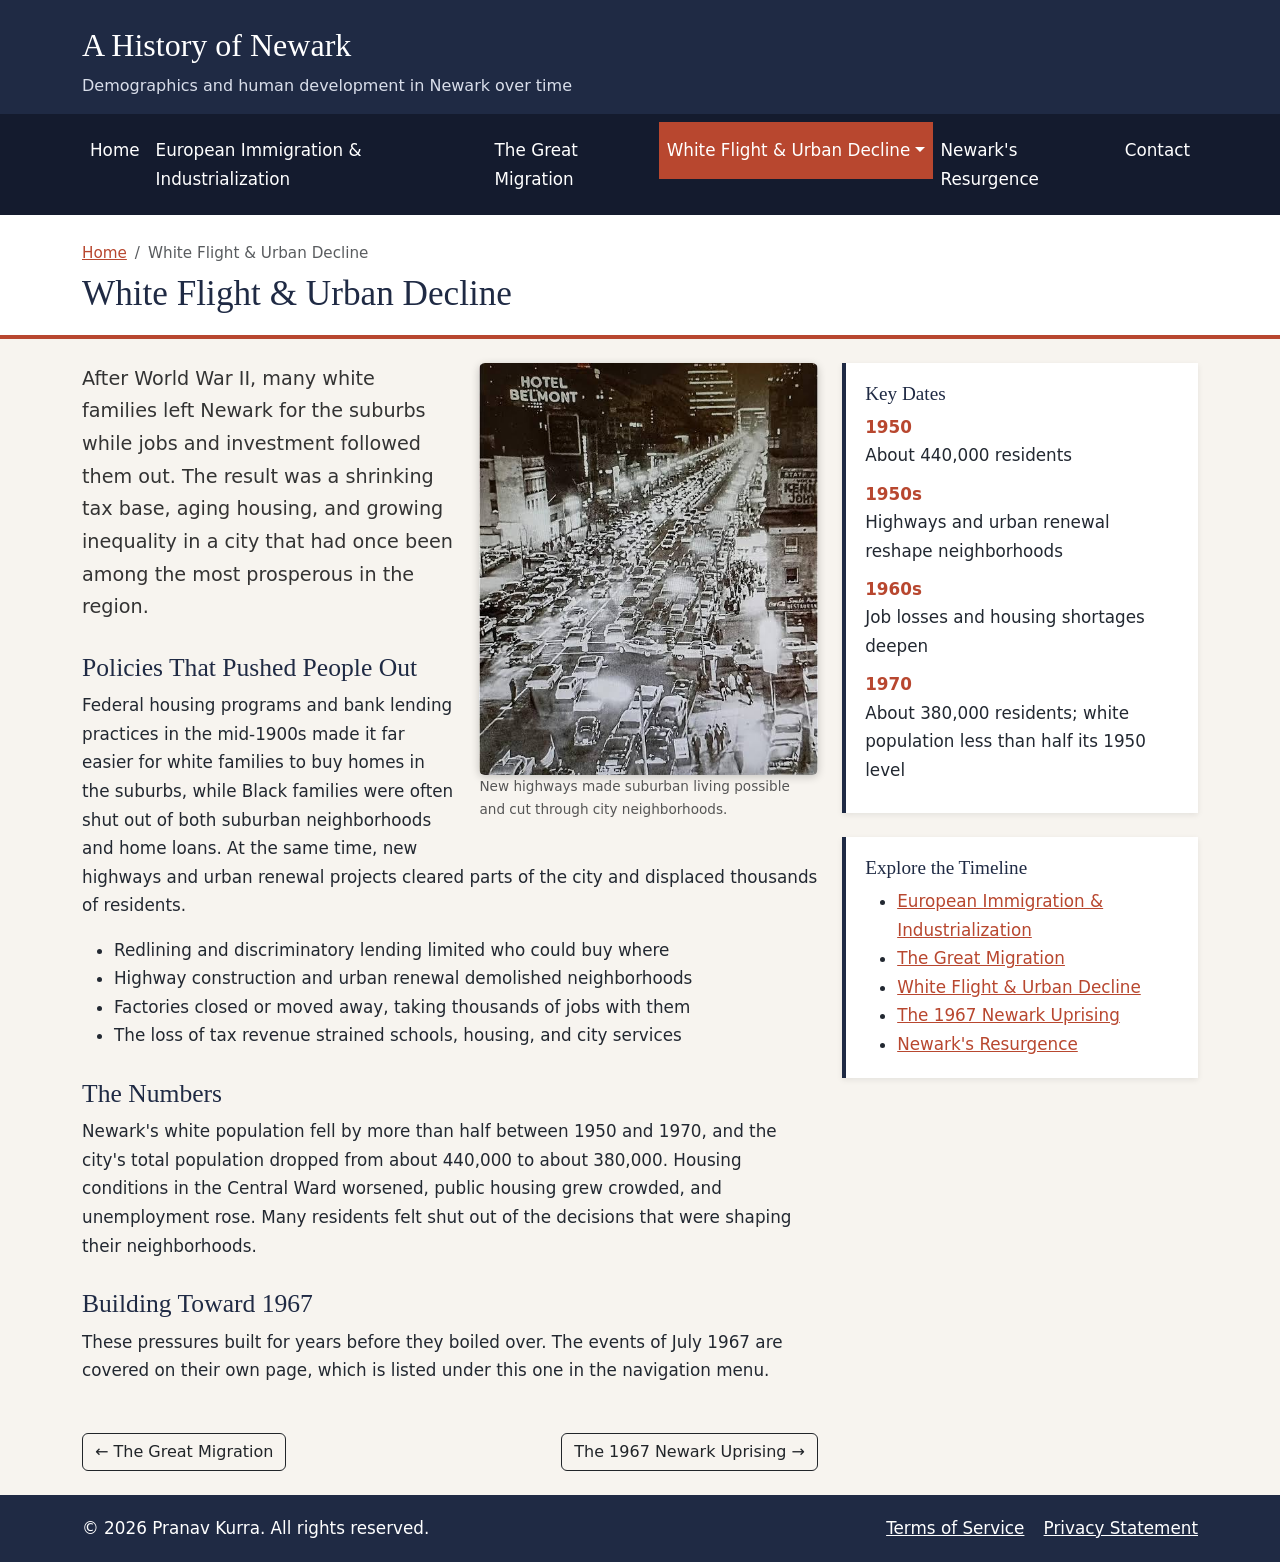
<file: white-flight.html>
<!DOCTYPE html>
<!-- DEVELOPER: Pranav Kurra, IS117-001, Fall 2026 -->
<html lang="en">
<head>
  <meta charset="utf-8">
  <meta name="viewport" content="width=device-width, initial-scale=1">
  <title>White Flight &amp; Urban Decline | A History of Newark</title>
  <link href="https://cdn.jsdelivr.net/npm/bootstrap@5.3.3/dist/css/bootstrap.min.css" rel="stylesheet">
  <link href="styles/style.css" rel="stylesheet">
</head>
<body class="d-flex flex-column min-vh-100">
  <header class="site-header">
    <div class="container">
      <p class="brand-title">A History of Newark</p>
      <p class="brand-tag">Demographics and human development in Newark over time</p>
    </div>
  </header>
  <nav class="navbar navbar-expand-lg site-nav" aria-label="Main navigation">
    <div class="container">
      <button class="navbar-toggler" type="button" data-bs-toggle="collapse" data-bs-target="#mainNav" aria-controls="mainNav" aria-expanded="false" aria-label="Toggle navigation">
        <span class="navbar-toggler-icon"></span>
      </button>
      <div class="collapse navbar-collapse" id="mainNav">
        <ul class="navbar-nav">
          <li class="nav-item"><a class="nav-link" href="index.html">Home</a></li>
          <li class="nav-item"><a class="nav-link" href="european-immigration.html">European Immigration &amp; Industrialization</a></li>
          <li class="nav-item"><a class="nav-link" href="great-migration.html">The Great Migration</a></li>
          <li class="nav-item dropdown">
            <a class="nav-link dropdown-toggle active" href="#" id="flightMenu" role="button" data-bs-toggle="dropdown" aria-expanded="false">White Flight &amp; Urban Decline</a>
            <ul class="dropdown-menu" aria-labelledby="flightMenu">
              <li><a class="dropdown-item active" href="white-flight.html">White Flight &amp; Urban Decline (Overview)</a></li>
              <li><hr class="dropdown-divider"></li>
              <li><a class="dropdown-item" href="uprising.html">The 1967 Newark Uprising</a></li>
            </ul></li>
          <li class="nav-item"><a class="nav-link" href="resurgence.html">Newark's Resurgence</a></li>
          <li class="nav-item"><a class="nav-link" href="contact.html">Contact</a></li>
        </ul>
      </div>
    </div>
  </nav>
  <div class="page-banner">
    <div class="container">
      <nav aria-label="breadcrumb"><ol class="breadcrumb"><li class="breadcrumb-item"><a href="index.html">Home</a></li><li class="breadcrumb-item active" aria-current="page">White Flight &amp; Urban Decline</li></ol></nav>
      <h1>White Flight &amp; Urban Decline</h1>
    </div>
  </div>
  <div class="container my-4">
    <div class="row g-4">
      <main class="col-lg-8">
        <figure class="float-md-end ms-md-4 mb-3 page-img-wrap">
          <img src="images/white-flight.jpg" class="img-fluid rounded page-img" alt="Highway running past rows of small houses">
          <figcaption class="caption">New highways made suburban living possible and cut through city neighborhoods.</figcaption>
        </figure>
        <p class="lead-p">After World War II, many white families left Newark for the suburbs while jobs and investment followed them out. The result was a shrinking tax base, aging housing, and growing inequality in a city that had once been among the most prosperous in the region.</p>
<h2>Policies That Pushed People Out</h2>
<p>Federal housing programs and bank lending practices in the mid-1900s made it far easier for white families to buy homes in the suburbs, while Black families were often shut out of both suburban neighborhoods and home loans. At the same time, new highways and urban renewal projects cleared parts of the city and displaced thousands of residents.</p>
<ul>
  <li>Redlining and discriminatory lending limited who could buy where</li>
  <li>Highway construction and urban renewal demolished neighborhoods</li>
  <li>Factories closed or moved away, taking thousands of jobs with them</li>
  <li>The loss of tax revenue strained schools, housing, and city services</li>
</ul>
<h2>The Numbers</h2>
<p>Newark's white population fell by more than half between 1950 and 1970, and the city's total population dropped from about 440,000 to about 380,000. Housing conditions in the Central Ward worsened, public housing grew crowded, and unemployment rose. Many residents felt shut out of the decisions that were shaping their neighborhoods.</p>
<h2>Building Toward 1967</h2>
<p>These pressures built for years before they boiled over. The events of July 1967 are covered on their own page, which is listed under this one in the navigation menu.</p>

        <div class="d-flex justify-content-between mt-5"><a class="btn btn-outline-dark" href="great-migration.html">&larr; The Great Migration</a><a class="btn btn-outline-dark" href="uprising.html">The 1967 Newark Uprising &rarr;</a></div>
      </main>
      <aside class="col-lg-4">
        <div class="side-box"><h3>Key Dates</h3><dl class="mb-0"><dt>1950</dt><dd>About 440,000 residents</dd><dt>1950s</dt><dd>Highways and urban renewal reshape neighborhoods</dd><dt>1960s</dt><dd>Job losses and housing shortages deepen</dd><dt>1970</dt><dd>About 380,000 residents; white population less than half its 1950 level</dd></dl></div>
        <div class="side-box"><h3>Explore the Timeline</h3><ul class="mb-0"><li><a href="european-immigration.html">European Immigration &amp; Industrialization</a></li><li><a href="great-migration.html">The Great Migration</a></li><li><a href="white-flight.html">White Flight &amp; Urban Decline</a></li><li><a href="uprising.html">The 1967 Newark Uprising</a></li><li><a href="resurgence.html">Newark's Resurgence</a></li></ul></div>
      </aside>
    </div>
  </div>
  <footer class="site-footer mt-auto">
    <div class="container d-md-flex justify-content-between align-items-center">
      <span>&copy; 2026 Pranav Kurra. All rights reserved.</span>
      <span><a href="terms.html">Terms of Service</a><a href="privacy.html">Privacy Statement</a></span>
    </div>
  </footer>
  <script src="https://cdn.jsdelivr.net/npm/bootstrap@5.3.3/dist/js/bootstrap.bundle.min.js"></script>
</body>
</html>
</file>
<file: styles/style.css>
/* DEVELOPER: Pranav Kurra, IS117-001, Fall 2026 */
:root{--navy:#1f2a44;--brick:#b8472f;--cream:#f7f4ef;--ink:#222831;--gold:#f2b84b;}
body{background:var(--cream);color:var(--ink);font-size:1.05rem;line-height:1.7;}
h1,h2,h3,.navbar-brand{font-family:Georgia,"Times New Roman",serif;color:var(--navy);}
a{color:var(--brick);}
a:hover{color:#8a3320;}

/* Header and navigation */
.site-header{background:var(--navy);color:#fff;padding:1.1rem 0 .9rem;}
.site-header .brand-title{font-family:Georgia,serif;font-size:2rem;margin:0;color:#fff;}
.site-header .brand-tag{margin:0;color:#d9deea;font-size:1rem;}
.site-nav{background:#141b2e;}
.site-nav .nav-link{color:#fff;padding:.9rem 1rem;}
.site-nav .nav-link:hover,.site-nav .nav-link.active{background:var(--brick);color:#fff;}
.site-nav .dropdown-menu{border-radius:0;border:0;background:#fff;}
.site-nav .dropdown-item{padding:.7rem 1.2rem;}
.site-nav .dropdown-item.active,.site-nav .dropdown-item:active{background:var(--brick);}
.navbar-toggler{border-color:#fff;}
.navbar-toggler-icon{filter:invert(1);}

/* Homepage hero (homepage-only style) */
.hero{background:linear-gradient(rgba(20,27,46,.72),rgba(20,27,46,.72)),url("../images/hero.svg") center/cover no-repeat;color:#fff;padding:6rem 0;text-align:center;}
.hero h2{color:#fff;font-size:2.8rem;}
.hero p{font-size:1.25rem;max-width:46rem;margin:1rem auto 1.8rem;}
.btn-brick{background:var(--brick);border-color:var(--brick);color:#fff;}
.btn-brick:hover{background:#8a3320;border-color:#8a3320;color:#fff;}
.stat{background:#fff;border-top:4px solid var(--brick);padding:1.2rem;text-align:center;height:100%;box-shadow:0 2px 6px rgba(0,0,0,.08);}
.stat .num{font-family:Georgia,serif;font-size:2rem;color:var(--navy);font-weight:bold;}
.section-title{text-align:center;margin-bottom:2rem;}
.era-card{border:0;box-shadow:0 3px 10px rgba(0,0,0,.12);transition:transform .2s;}
.era-card:hover{transform:translateY(-4px);}
.era-card .card-title{color:var(--navy);font-family:Georgia,serif;}
.cta-band{background:var(--navy);color:#fff;padding:3rem 0;text-align:center;}
.cta-band h2{color:#fff;}

/* Interior pages (different style from homepage) */
.page-banner{background:#fff;border-bottom:4px solid var(--brick);padding:1.6rem 0 1.2rem;}
.page-banner h1{margin:0;font-size:2.2rem;}
.breadcrumb{margin-bottom:.4rem;font-size:.95rem;}
.page-img-wrap{max-width:46%;}
.page-img{width:100%;box-shadow:0 2px 8px rgba(0,0,0,.2);}
.caption{font-size:.85rem;color:#555;}
.lead-p{font-size:1.2rem;color:#333;}
.side-box{background:#fff;border-left:4px solid var(--navy);padding:1.2rem;margin-bottom:1.5rem;box-shadow:0 2px 6px rgba(0,0,0,.08);}
.side-box h3{font-size:1.2rem;}
.side-box dt{color:var(--brick);}
.side-box dd{margin-bottom:.6rem;}
main h2{margin-top:1.8rem;font-size:1.6rem;}

/* Contact form */
.form-card{background:#fff;padding:2rem;box-shadow:0 2px 10px rgba(0,0,0,.1);}

/* Sticky footer */
.site-footer{background:var(--navy);color:#fff;padding:1.2rem 0;}
.site-footer a{color:#fff;text-decoration:underline;margin-left:1.2rem;}

/* Smaller screens */
@media (max-width:767.98px){
  body{font-size:1rem;}
  .site-header .brand-title{font-size:1.5rem;}
  .site-header .brand-tag{font-size:.9rem;}
  .hero{padding:3.5rem 0;}
  .hero h2{font-size:1.8rem;}
  .hero p{font-size:1.05rem;}
  .page-banner h1{font-size:1.6rem;}
  .page-img-wrap{max-width:100%;float:none!important;margin-left:0!important;}
  .site-footer a{display:block;margin:.3rem 0 0;}
}
</file>
